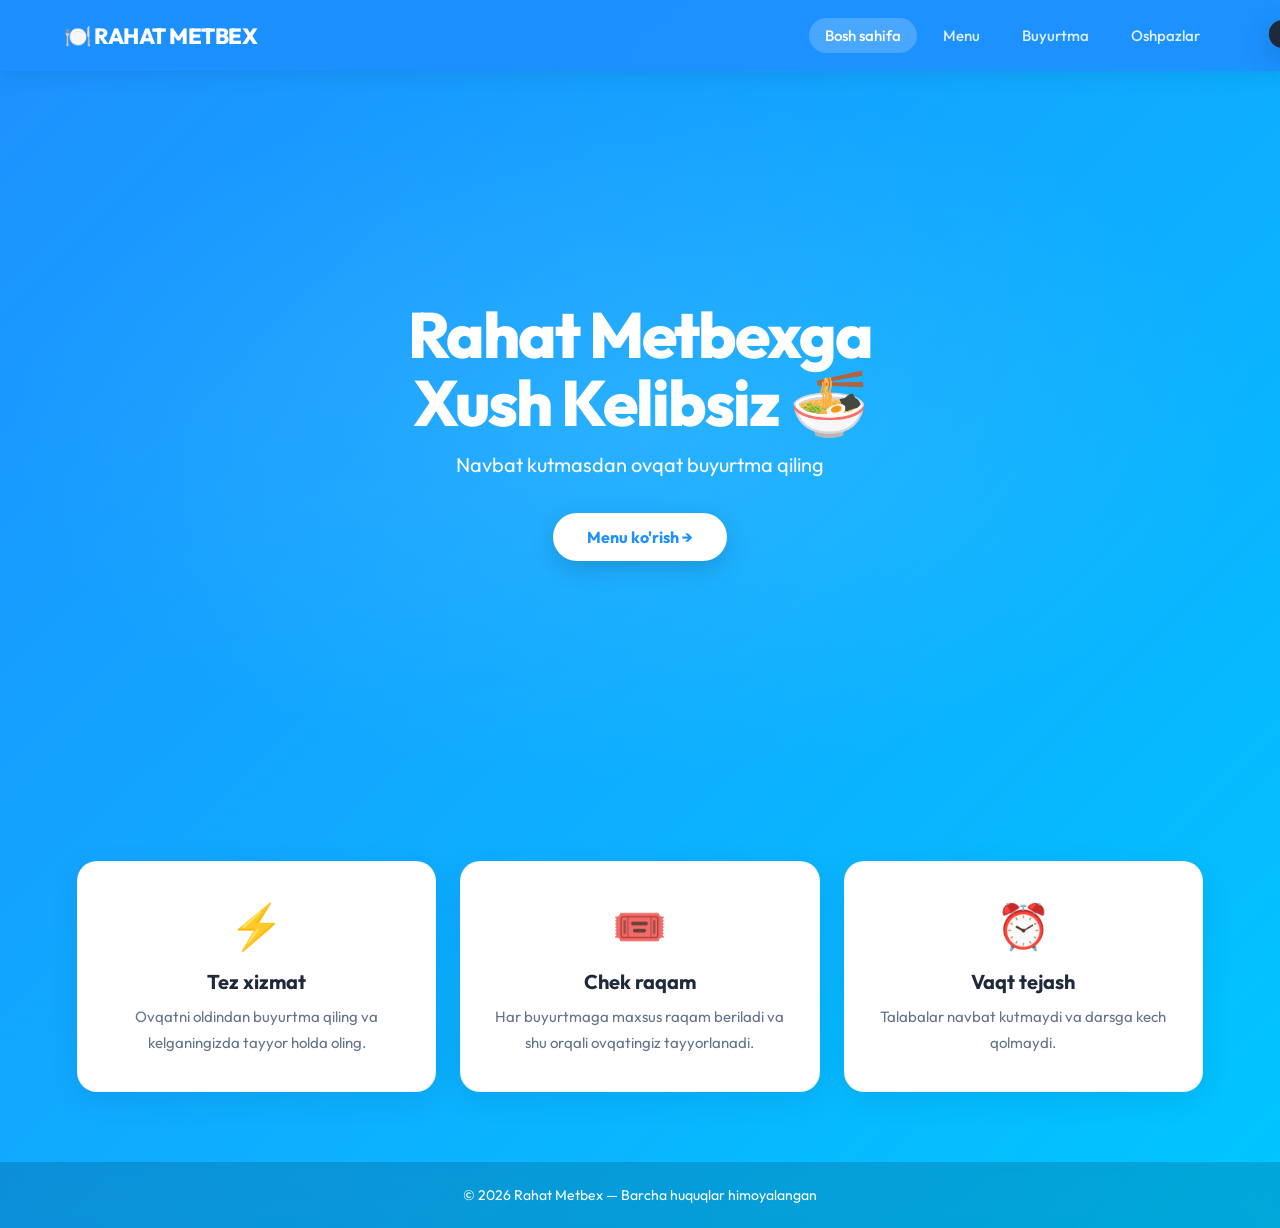
<file: index.html>
<!DOCTYPE html>
<html lang="uz">
<head>
<meta charset="UTF-8">
<meta name="viewport" content="width=device-width, initial-scale=1.0">
<title>Rahat Metbex</title>
<link rel="stylesheet" href="rahat.css">
</head>
<body class="home">

<div class="toast" id="toast"></div>

<header class="navbar">
  <div class="logo">🍽️ RAHAT METBEX</div>
  <div class="hamburger" onclick="toggleMenu()"><div></div><div></div><div></div></div>
  <nav>
    <a href="index.html" class="active">Bosh sahifa</a>
    <a href="menu.html">Menu</a>
    <a href="buyurtmalar.html">Buyurtma</a>
    <a href="login.html">Oshpazlar</a>
  </nav>
  <nav class="mobile">
    <a href="index.html" class="active">Bosh sahifa</a>
    <a href="menu.html">Menu</a>
    <a href="buyurtmalar.html">Buyurtma</a>
    <a href="login.html">Oshpazlar</a>
  </nav>
</header>

<section class="hero">
  <h1>Rahat Metbexga<br>Xush Kelibsiz 🍜</h1>
  <p>Navbat kutmasdan ovqat buyurtma qiling</p>
  <a href="menu.html" class="btn">Menu ko'rish →</a>
</section>

<section class="features">
  <div class="feature"><div class="feature-icon">⚡</div><h2>Tez xizmat</h2><p>Ovqatni oldindan buyurtma qiling va kelganingizda tayyor holda oling.</p></div>
  <div class="feature"><div class="feature-icon">🎟️</div><h2>Chek raqam</h2><p>Har buyurtmaga maxsus raqam beriladi va shu orqali ovqatingiz tayyorlanadi.</p></div>
  <div class="feature"><div class="feature-icon">⏰</div><h2>Vaqt tejash</h2><p>Talabalar navbat kutmaydi va darsga kech qolmaydi.</p></div>
</section>

<footer><p>© 2026 Rahat Metbex — Barcha huquqlar himoyalangan</p></footer>

<script>
function toggleMenu(){document.querySelector('nav.mobile').classList.toggle('show');}
document.querySelectorAll("button").forEach(btn=>{btn.addEventListener("click",function(e){const r=document.createElement("span");r.className="ripple";const rect=this.getBoundingClientRect();r.style.left=(e.clientX-rect.left)+"px";r.style.top=(e.clientY-rect.top)+"px";this.appendChild(r);setTimeout(()=>r.remove(),600);});});
</script>
</body>
</html>
</file>
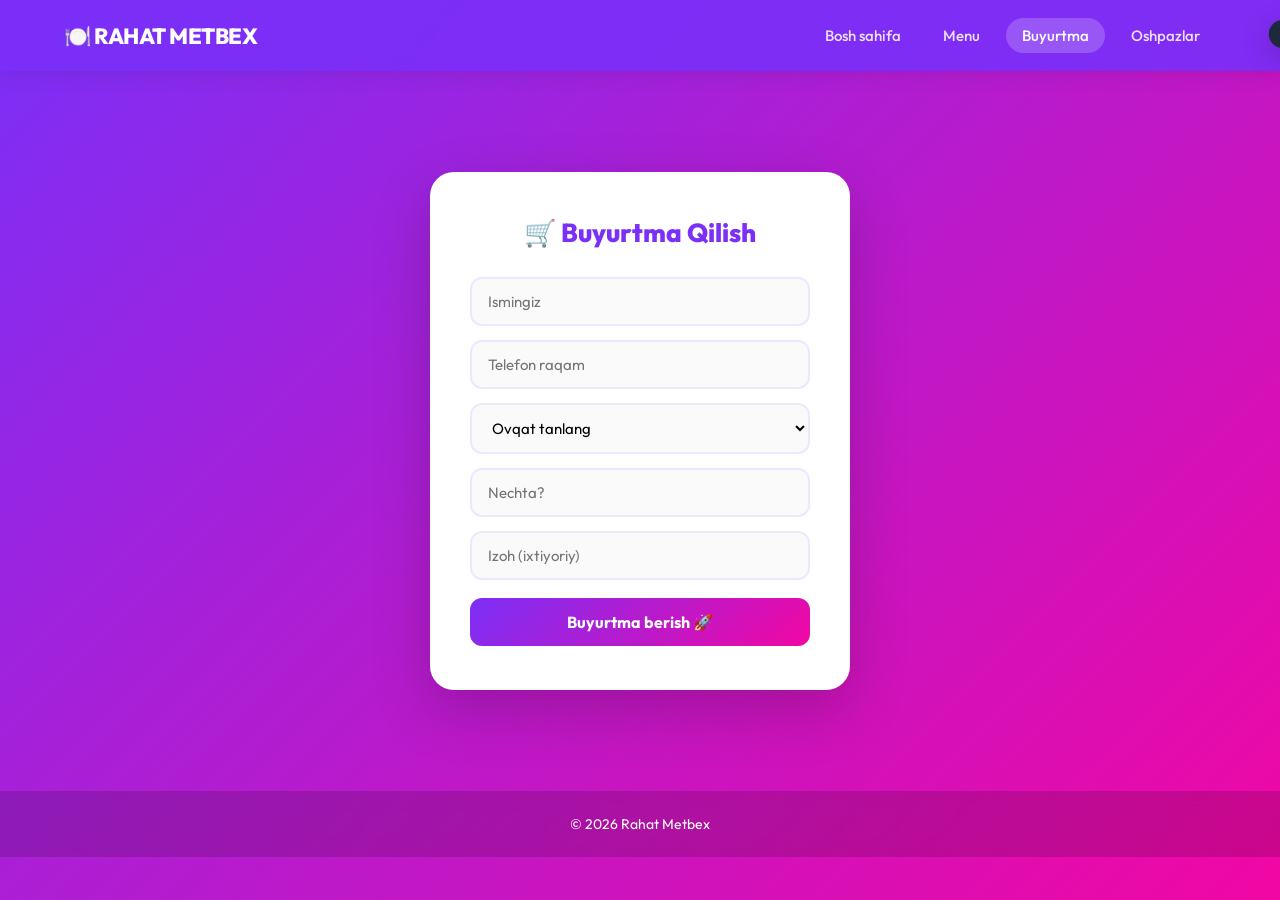
<file: buyurtmalar.html>
<!DOCTYPE html>
<html lang="uz">
<head>
<meta charset="UTF-8">
<meta name="viewport" content="width=device-width, initial-scale=1.0">
<title>Buyurtma - Rahat Metbex</title>
<link rel="stylesheet" href="rahat.css">
</head>
<body class="order">

<div class="toast" id="toast"></div>

<header class="navbar">
  <div class="logo">🍽️ RAHAT METBEX</div>
  <div class="hamburger" onclick="toggleMenu()"><div></div><div></div><div></div></div>
  <nav>
    <a href="index.html">Bosh sahifa</a>
    <a href="menu.html">Menu</a>
    <a href="buyurtmalar.html" class="active">Buyurtma</a>
    <a href="login.html">Oshpazlar</a>
  </nav>
  <nav class="mobile">
    <a href="index.html">Bosh sahifa</a>
    <a href="menu.html">Menu</a>
    <a href="buyurtmalar.html" class="active">Buyurtma</a>
    <a href="login.html">Oshpazlar</a>
  </nav>
</header>

<section class="order-page">
  <div class="order-box" id="orderBox">
    <h1>🛒 Buyurtma Qilish</h1>
    <form id="orderForm">
      <input type="text" id="ismInput" placeholder="Ismingiz" required>
      <input type="tel" id="telInput" placeholder="Telefon raqam" required>
      <select id="ovqatInput" required>
        <option value="">Ovqat tanlang</option>
        <option value="Osh 🍚">Osh 🍚 — 30 000 so'm</option>
        <option value="Salat 🥗">Salat 🥗 — 25 000 so'm</option>
        <option value="Lagman 🍜">Lagman 🍜 — 28 000 so'm</option>
        <option value="Belyashi 🥟">Belyashi 🥟 — 18 000 so'm</option>
        <option value="Burger 🍔">Burger 🍔 — 22 000 so'm</option>
        <option value="Shashlik 🍖">Shashlik 🍖 — 35 000 so'm</option>
        <option value="Shawarma 🥙">Shawarma 🥙 — 20 000 so'm</option>
        <option value="Pizza 🍕">Pizza 🍕 — 32 000 so'm</option>
      </select>
      <input type="number" id="soniInput" placeholder="Nechta?" min="1" max="20" required>
      <input type="text" id="izohInput" placeholder="Izoh (ixtiyoriy)">
      <button type="submit" id="submitBtn">Buyurtma berish 🚀</button>
    </form>

    <div class="order-ticket" id="ticketBox">
      <p class="ticket-label">Sizning buyurtma raqamingiz</p>
      <div class="ticket-num" id="ticketNum">#0</div>
      <p class="ticket-info" id="ticketInfo"></p>
      <p style="color:#94a3b8;font-size:13px;margin-top:16px;">Raqamingiz chaqirilgunicha kuting 🎉</p>
      <button onclick="newOrder()" style="margin-top:20px;background:linear-gradient(135deg,#7b2ff7,#f107a3);color:white;border:none;padding:12px 28px;border-radius:12px;font-size:15px;font-weight:600;cursor:pointer;">Yangi buyurtma</button>
    </div>
  </div>
</section>

<footer><p>© 2026 Rahat Metbex</p></footer>

<script>
function toggleMenu(){document.querySelector('nav.mobile').classList.toggle('show');}

function showToast(msg,type='info'){
  const t=document.getElementById('toast');
  t.textContent=msg;t.className=`toast ${type} show`;
  setTimeout(()=>t.classList.remove('show'),3500);
}

const params=new URLSearchParams(location.search);
const preOvqat=params.get('ovqat');
if(preOvqat){
  const sel=document.getElementById('ovqatInput');
  for(let o of sel.options){if(o.value.startsWith(preOvqat)){o.selected=true;break;}}
}

async function sendTelegram(text){
  const botToken="8751671033:AAHUc1T10uutYi9grFuYIwDMlD9VLdzyERY";
  const chatId="5899654745";
  try{
    await fetch(`https://api.telegram.org/bot${botToken}/sendMessage`,{
      method:"POST",
      headers:{"Content-Type":"application/json"},
      body:JSON.stringify({chat_id:chatId,text:text,parse_mode:"HTML"})
    });
  }catch(e){}
}

document.getElementById('orderForm').addEventListener('submit',async function(e){
  e.preventDefault();
  const btn=document.getElementById('submitBtn');
  btn.textContent='Yuborilmoqda...';btn.disabled=true;

  const ism=document.getElementById('ismInput').value.trim();
  const telefon=document.getElementById('telInput').value.trim();
  const ovqat=document.getElementById('ovqatInput').value;
  const soni=document.getElementById('soniInput').value;
  const izoh=document.getElementById('izohInput').value.trim();

  if(!ism||!telefon||!ovqat||!soni){
    showToast('Barcha maydonlarni to\'ldiring!','error');
    btn.textContent='Buyurtma berish 🚀';btn.disabled=false;return;
  }

  const id=Math.floor(Math.random()*900)+100;
  const vaqt=new Date().toLocaleTimeString('uz-UZ',{hour:'2-digit',minute:'2-digit'});

  let buyurtmalar=JSON.parse(localStorage.getItem("buyurtmalar"))||[];
  buyurtmalar.push({id,ism,telefon,ovqat,soni,izoh,vaqt});
  localStorage.setItem("buyurtmalar",JSON.stringify(buyurtmalar));

  const msg=`🍽️ <b>Yangi buyurtma #${id}</b>\n\n👤 Ism: ${ism}\n📞 Telefon: ${telefon}\n🍴 Ovqat: ${ovqat}\n🔢 Soni: ${soni} ta\n💬 Izoh: ${izoh||"Yo'q"}\n🕐 Vaqt: ${vaqt}`;
  await sendTelegram(msg);

  document.getElementById('ticketNum').textContent='#'+id;
  document.getElementById('ticketInfo').textContent=`${ovqat} × ${soni} ta — ${ism}`;
  document.getElementById('orderForm').style.display='none';
  document.getElementById('ticketBox').style.display='block';
  document.querySelector('.order-box h1').style.display='none';
  showToast('✅ Buyurtmangiz qabul qilindi!','success');

  btn.textContent='Buyurtma berish 🚀';btn.disabled=false;
});

function newOrder(){
  document.getElementById('orderForm').style.display='flex';
  document.getElementById('ticketBox').style.display='none';
  document.querySelector('.order-box h1').style.display='block';
  document.getElementById('orderForm').reset();
}

document.querySelectorAll("button").forEach(btn=>{
  btn.addEventListener("click",function(e){
    const r=document.createElement("span");r.className="ripple";
    const rect=this.getBoundingClientRect();
    r.style.left=(e.clientX-rect.left)+"px";r.style.top=(e.clientY-rect.top)+"px";
    this.appendChild(r);setTimeout(()=>r.remove(),600);
  });
});
</script>
</body>
</html>
</file>
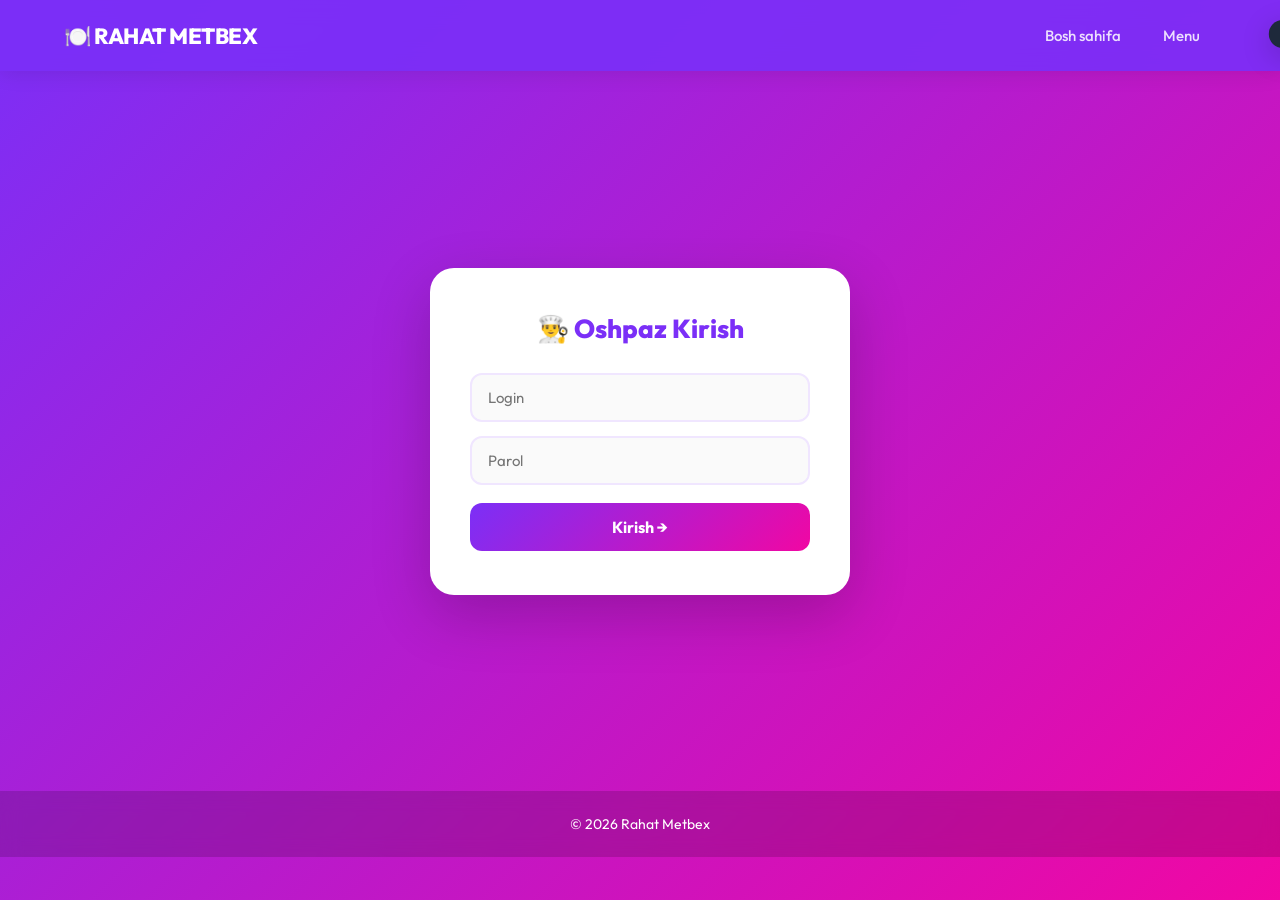
<file: login.html>
<!DOCTYPE html>
<html lang="uz">
<head>
<meta charset="UTF-8">
<meta name="viewport" content="width=device-width, initial-scale=1.0">
<title>Oshpaz Kirish - Rahat Metbex</title>
<link rel="stylesheet" href="rahat.css">
</head>
<body class="order">

<div class="toast" id="toast"></div>

<header class="navbar">
  <div class="logo">🍽️ RAHAT METBEX</div>
  <nav>
    <a href="index.html">Bosh sahifa</a>
    <a href="menu.html">Menu</a>
  </nav>
</header>

<section class="order-page">
  <div class="order-box login">
    <h1>👨‍🍳 Oshpaz Kirish</h1>
    <form id="loginForm">
      <input type="text" id="username" placeholder="Login" required>
      <input type="password" id="password" placeholder="Parol" required>
      <button type="submit">Kirish →</button>
    </form>
  </div>
</section>

<footer><p>© 2026 Rahat Metbex</p></footer>

<script>
function showToast(msg,type='info'){
  const t=document.getElementById('toast');
  t.textContent=msg;t.className=`toast ${type} show`;
  setTimeout(()=>t.classList.remove('show'),3000);
}

const oshpazlar=[
  {username:"Ozod",password:"123o"},
  {username:"Bektosh",password:"123b"},
  {username:"Aziz",password:"123a"}
];

document.getElementById('loginForm').addEventListener('submit',function(e){
  e.preventDefault();
  const u=document.getElementById('username').value.trim();
  const p=document.getElementById('password').value.trim();
  const found=oshpazlar.find(o=>o.username===u&&o.password===p);
  if(found){
    localStorage.setItem("loggedIn","true");
    localStorage.setItem("oshpazNomi",u);
    showToast(`Xush kelibsiz, ${u}! 👋`,'success');
    setTimeout(()=>window.location.href="oshpaz.html",1000);
  }else{
    showToast('Login yoki parol xato! ❌','error');
    document.getElementById('password').value='';
  }
});

document.querySelectorAll("button").forEach(btn=>{
  btn.addEventListener("click",function(e){
    const r=document.createElement("span");r.className="ripple";
    const rect=this.getBoundingClientRect();
    r.style.left=(e.clientX-rect.left)+"px";r.style.top=(e.clientY-rect.top)+"px";
    this.appendChild(r);setTimeout(()=>r.remove(),600);
  });
});
</script>
</body>
</html>
</file>
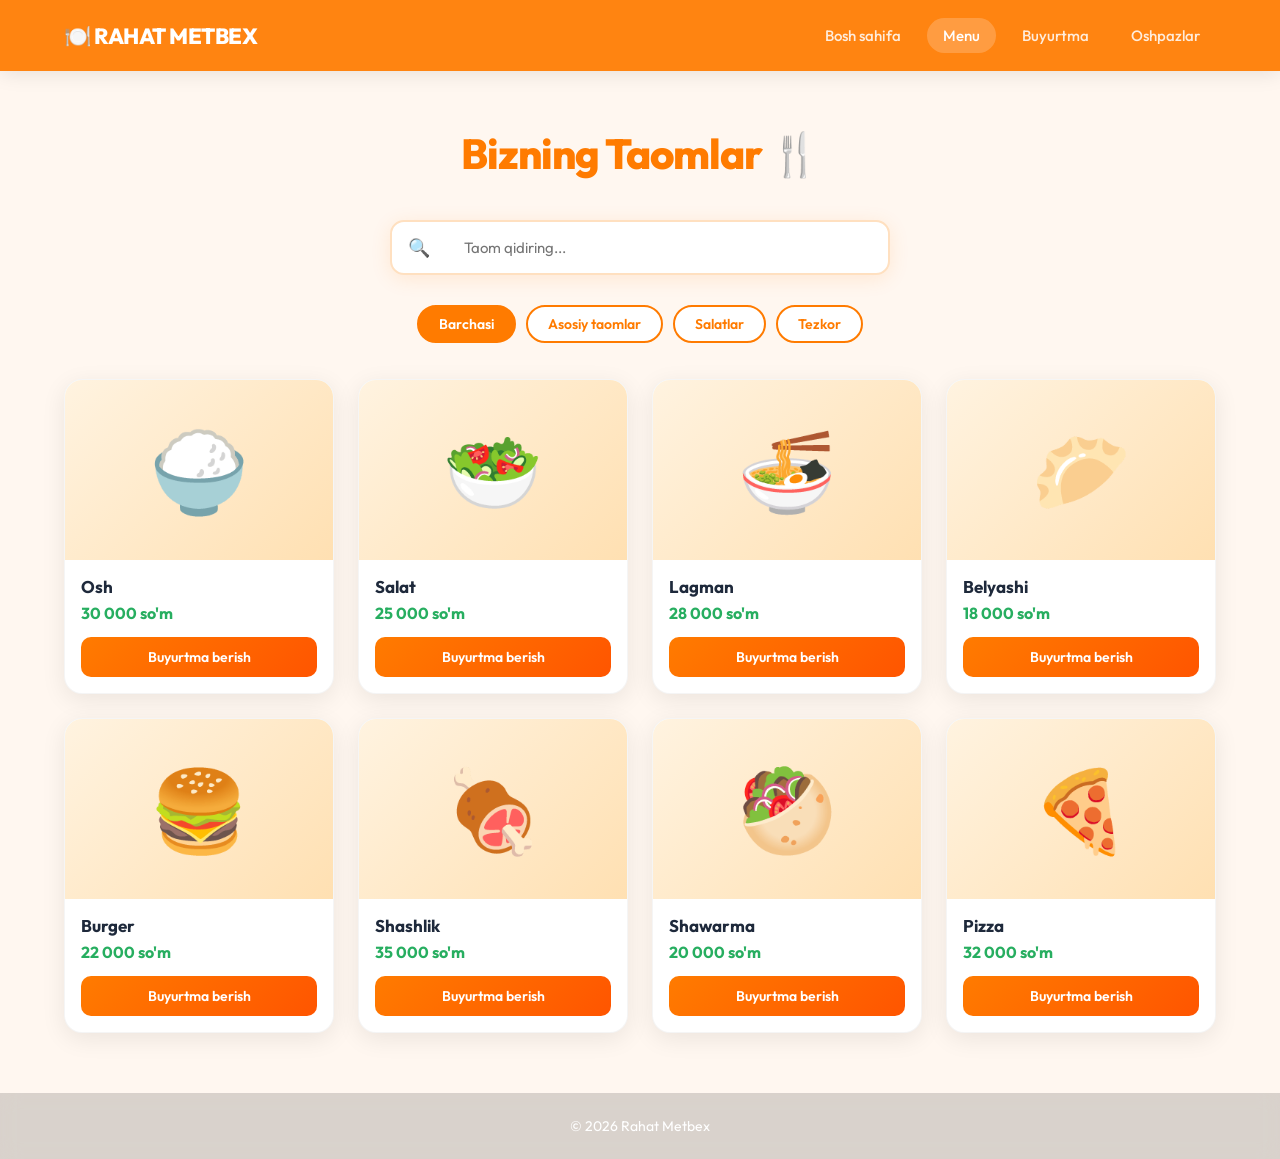
<file: menu.html>
<!DOCTYPE html>
<html lang="uz">
<head>
<meta charset="UTF-8">
<meta name="viewport" content="width=device-width, initial-scale=1.0">
<title>Menu - Rahat Metbex</title>
<link rel="stylesheet" href="rahat.css">
</head>
<body class="menu-page">

<header class="navbar">
  <div class="logo">🍽️ RAHAT METBEX</div>
  <div class="hamburger" onclick="toggleMenu()"><div></div><div></div><div></div></div>
  <nav>
    <a href="index.html">Bosh sahifa</a>
    <a href="menu.html" class="active">Menu</a>
    <a href="buyurtmalar.html">Buyurtma</a>
    <a href="login.html">Oshpazlar</a>
  </nav>
  <nav class="mobile">
    <a href="index.html">Bosh sahifa</a>
    <a href="menu.html" class="active">Menu</a>
    <a href="buyurtmalar.html">Buyurtma</a>
    <a href="login.html">Oshpazlar</a>
  </nav>
</header>

<h1 class="menu-title">Bizning Taomlar 🍴</h1>

<div class="search-bar" style="display:flex;width:90%;max-width:500px;margin:0 auto 30px;">
  <span>🔍</span>
  <input type="text" id="searchInput" placeholder="Taom qidiring...">
</div>

<div class="category-tabs">
  <button class="tab active" onclick="filterCategory('all',this)">Barchasi</button>
  <button class="tab" onclick="filterCategory('asosiy',this)">Asosiy taomlar</button>
  <button class="tab" onclick="filterCategory('salat',this)">Salatlar</button>
  <button class="tab" onclick="filterCategory('tezkor',this)">Tezkor</button>
</div>

<section class="foods" id="foodsGrid">
  <div class="food" data-cat="asosiy">
    <div class="food-emoji">🍚</div>
    <div class="food-body">
      <h3>Osh</h3>
      <p>30 000 so'm</p>
      <a href="buyurtmalar.html?ovqat=Osh" class="order-btn">Buyurtma berish</a>
    </div>
  </div>
  <div class="food" data-cat="salat">
    <div class="food-emoji">🥗</div>
    <div class="food-body">
      <h3>Salat</h3>
      <p>25 000 so'm</p>
      <a href="buyurtmalar.html?ovqat=Salat" class="order-btn">Buyurtma berish</a>
    </div>
  </div>
  <div class="food" data-cat="asosiy">
    <div class="food-emoji">🍜</div>
    <div class="food-body">
      <h3>Lagman</h3>
      <p>28 000 so'm</p>
      <a href="buyurtmalar.html?ovqat=Lagman" class="order-btn">Buyurtma berish</a>
    </div>
  </div>
  <div class="food" data-cat="tezkor">
    <div class="food-emoji">🥟</div>
    <div class="food-body">
      <h3>Belyashi</h3>
      <p>18 000 so'm</p>
      <a href="buyurtmalar.html?ovqat=Belyashi" class="order-btn">Buyurtma berish</a>
    </div>
  </div>
  <div class="food" data-cat="tezkor">
    <div class="food-emoji">🍔</div>
    <div class="food-body">
      <h3>Burger</h3>
      <p>22 000 so'm</p>
      <a href="buyurtmalar.html?ovqat=Burger" class="order-btn">Buyurtma berish</a>
    </div>
  </div>
  <div class="food" data-cat="asosiy">
    <div class="food-emoji">🍖</div>
    <div class="food-body">
      <h3>Shashlik</h3>
      <p>35 000 so'm</p>
      <a href="buyurtmalar.html?ovqat=Shashlik" class="order-btn">Buyurtma berish</a>
    </div>
  </div>
  <div class="food" data-cat="salat">
    <div class="food-emoji">🥙</div>
    <div class="food-body">
      <h3>Shawarma</h3>
      <p>20 000 so'm</p>
      <a href="buyurtmalar.html?ovqat=Shawarma" class="order-btn">Buyurtma berish</a>
    </div>
  </div>
  <div class="food" data-cat="tezkor">
    <div class="food-emoji">🍕</div>
    <div class="food-body">
      <h3>Pizza</h3>
      <p>32 000 so'm</p>
      <a href="buyurtmalar.html?ovqat=Pizza" class="order-btn">Buyurtma berish</a>
    </div>
  </div>
</section>

<footer><p>© 2026 Rahat Metbex</p></footer>

<script>
function toggleMenu(){document.querySelector('nav.mobile').classList.toggle('show');}

function filterCategory(cat,btn){
  document.querySelectorAll('.tab').forEach(t=>t.classList.remove('active'));
  btn.classList.add('active');
  document.querySelectorAll('.food').forEach(f=>{
    f.style.display=(cat==='all'||f.dataset.cat===cat)?'':'none';
  });
}

document.getElementById('searchInput').addEventListener('input',function(){
  const q=this.value.toLowerCase();
  document.querySelectorAll('.food').forEach(f=>{
    const name=f.querySelector('h3').textContent.toLowerCase();
    f.style.display=name.includes(q)?'':'none';
  });
});

const params=new URLSearchParams(location.search);
if(params.get('from')==='order'){
  setTimeout(()=>{
    const t=document.getElementById('toast');
    if(t){t.textContent='✅ Buyurtmangiz qabul qilindi!';t.className='toast success show';setTimeout(()=>t.classList.remove('show'),3500);}
  },300);
}
</script>
</body>
</html>
</file>
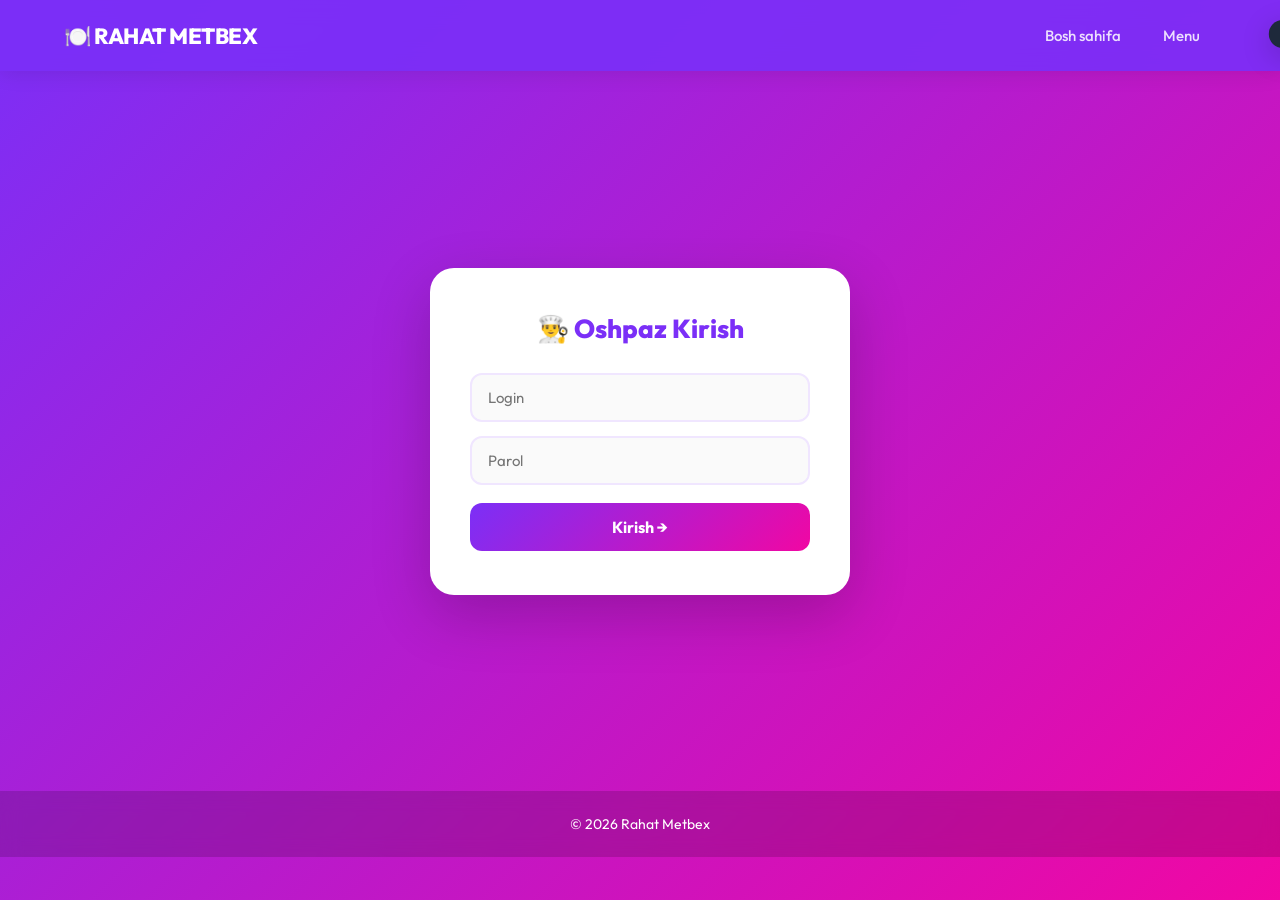
<file: oshpaz.html>
<!DOCTYPE html>
<html lang="uz">
<head>
<meta charset="UTF-8">
<meta name="viewport" content="width=device-width, initial-scale=1.0">
<title>Oshxona Paneli - Rahat Metbex</title>
<link rel="stylesheet" href="rahat.css">
</head>
<body class="kitchen">

<div class="toast" id="toast"></div>

<header class="navbar">
  <div class="logo">👨‍🍳 OSHXONA PANEL</div>
  <nav>
    <a href="index.html">Sayt</a>
    <a href="oshpaz.html" class="active">Buyurtmalar</a>
    <a href="#" onclick="logout()">Chiqish</a>
  </nav>
</header>

<div class="kitchen-header">
  <h1>Kelgan Buyurtmalar</h1>
  <p id="oshpazSalom">Salom, oshpaz!</p>
</div>

<div class="kitchen-stats">
  <div class="kstat"><strong id="totalCount">0</strong><span>Jami</span></div>
  <div class="kstat"><strong id="waitCount">0</strong><span>Kutmoqda</span></div>
</div>

<div style="text-align:center;margin:10px 0;">
  <button class="refresh-btn" onclick="loadOrders()">🔄 Yangilash</button>
</div>

<section class="orders" id="ordersContainer"></section>

<footer><p>© 2026 Rahat Metbex</p></footer>

<script>
document.addEventListener("DOMContentLoaded",function(){
  if(localStorage.getItem("loggedIn")!=="true"){
    alert("Siz kirish qilmagansiz!");
    window.location.href="login.html";return;
  }
  const nom=localStorage.getItem("oshpazNomi")||"Oshpaz";
  document.getElementById("oshpazSalom").textContent=`Salom, ${nom}! 👋`;
  loadOrders();
  setInterval(loadOrders,15000);
});

function showToast(msg,type='info'){
  const t=document.getElementById('toast');
  t.textContent=msg;t.className=`toast ${type} show`;
  setTimeout(()=>t.classList.remove('show'),3000);
}

function loadOrders(){
  const container=document.getElementById("ordersContainer");
  const buyurtmalar=JSON.parse(localStorage.getItem("buyurtmalar"))||[];

  document.getElementById("totalCount").textContent=buyurtmalar.length;
  document.getElementById("waitCount").textContent=buyurtmalar.length;

  if(buyurtmalar.length===0){
    container.innerHTML=`<div class="empty-msg"><div class="empty-icon">🍽️</div><p>Hozircha buyurtmalar yo'q</p></div>`;
    return;
  }

  container.innerHTML="";
  buyurtmalar.forEach(b=>{
    const div=document.createElement("div");
    div.className="order-card";
    div.innerHTML=`
      <div class="card-header">
        <h3>📋 Buyurtma</h3>
        <span class="order-num">#${b.id}</span>
      </div>
      <p>🍴 <strong>${b.ovqat}</strong></p>
      <p>🔢 Soni: <strong>${b.soni} ta</strong></p>
      <p>👤 Mijoz: <strong>${b.ism}</strong></p>
      <p>📞 Tel: <strong>${b.telefon}</strong></p>
      ${b.izoh?`<p>💬 Izoh: <strong>${b.izoh}</strong></p>`:''}
      <p class="order-time">🕐 ${b.vaqt||'--:--'}</p>
      <button class="done" onclick="doneOrder(${b.id})">✅ Tayyor</button>
    `;
    container.appendChild(div);
  });

  document.querySelectorAll("button").forEach(btn=>{
    btn.addEventListener("click",function(e){
      const r=document.createElement("span");r.className="ripple";
      const rect=this.getBoundingClientRect();
      r.style.left=(e.clientX-rect.left)+"px";r.style.top=(e.clientY-rect.top)+"px";
      this.appendChild(r);setTimeout(()=>r.remove(),600);
    });
  });
}

function doneOrder(id){
  let buyurtmalar=JSON.parse(localStorage.getItem("buyurtmalar"))||[];
  buyurtmalar=buyurtmalar.filter(b=>b.id!==id);
  localStorage.setItem("buyurtmalar",JSON.stringify(buyurtmalar));
  showToast(`#${id} buyurtma tayyor ✅`,'success');
  loadOrders();
}

function logout(){
  localStorage.removeItem("loggedIn");
  localStorage.removeItem("oshpazNomi");
  window.location.href="login.html";
}
</script>
</body>
</html>
</file>
<file: rahat.css>
@import url('https://fonts.googleapis.com/css2?family=Outfit:wght@300;400;500;600;700;800&display=swap');

*{margin:0;padding:0;box-sizing:border-box;}
html{scroll-behavior:smooth;}
body{font-family:'Outfit',sans-serif;min-height:100vh;overflow-x:hidden;}

/* NAVBAR */
.navbar{
  display:flex;justify-content:space-between;align-items:center;
  padding:18px 5%;position:sticky;top:0;z-index:100;
  backdrop-filter:blur(12px);box-shadow:0 2px 20px rgba(0,0,0,0.1);
}
.home .navbar{background:rgba(30,144,255,0.92);}
.menu-page .navbar{background:rgba(255,123,0,0.93);}
.order .navbar{background:rgba(123,47,247,0.93);}
.kitchen .navbar{background:rgba(30,50,80,0.95);}

.logo{font-size:22px;font-weight:800;color:white;letter-spacing:-0.5px;}

nav{display:flex;gap:10px;}
nav a{
  color:rgba(255,255,255,0.85);text-decoration:none;
  font-size:15px;font-weight:500;padding:8px 16px;
  border-radius:50px;transition:0.3s;
}
nav a:hover,nav a.active{background:rgba(255,255,255,0.2);color:white;}

.hamburger{display:none;flex-direction:column;cursor:pointer;gap:5px;padding:4px;}
.hamburger div{width:24px;height:2px;background:white;border-radius:2px;transition:0.3s;}

nav.mobile{
  display:none;flex-direction:column;
  position:absolute;top:70px;left:0;width:100%;
  padding:12px 0;z-index:99;
}
.home nav.mobile{background:rgba(30,144,255,0.97);}
.menu-page nav.mobile{background:rgba(255,123,0,0.97);}
.order nav.mobile{background:rgba(123,47,247,0.97);}
.kitchen nav.mobile{background:rgba(30,50,80,0.99);}

nav.mobile a{margin:4px 20px;text-align:center;padding:12px;border-radius:12px;}
nav.mobile.show{display:flex;}

/* TOAST */
.toast{
  position:fixed;top:20px;right:20px;z-index:9999;
  background:#1e293b;color:white;padding:14px 22px;
  border-radius:14px;font-size:15px;font-weight:500;
  box-shadow:0 8px 30px rgba(0,0,0,0.2);
  transform:translateX(120%);transition:transform 0.4s;
  display:flex;align-items:center;gap:10px;max-width:320px;
}
.toast.show{transform:translateX(0);}
.toast.success{border-left:4px solid #10b981;}
.toast.error{border-left:4px solid #ef4444;}
.toast.info{border-left:4px solid #3b82f6;}

/* HOME */
body.home{background:linear-gradient(135deg,#1e90ff 0%,#00c6ff 100%);}

.hero{
  min-height:80vh;display:flex;flex-direction:column;
  justify-content:center;align-items:center;
  text-align:center;color:white;padding:60px 20px;
  position:relative;overflow:hidden;
}
.hero::before{
  content:'';position:absolute;inset:0;
  background:radial-gradient(ellipse at center,rgba(255,255,255,0.1) 0%,transparent 70%);
}
.hero h1{
  font-size:64px;font-weight:800;margin-bottom:16px;
  letter-spacing:-2px;line-height:1.05;
  animation:fadeUp 0.8s ease;
}
.hero p{
  font-size:20px;opacity:0.9;margin-bottom:36px;
  animation:fadeUp 0.8s ease 0.1s both;
}
.hero .btn{animation:fadeUp 0.8s ease 0.2s both;}
@keyframes fadeUp{from{opacity:0;transform:translateY(30px);}to{opacity:1;transform:translateY(0);}}

.btn{
  display:inline-block;background:white;color:#1e90ff;
  padding:14px 34px;border-radius:50px;text-decoration:none;
  font-weight:700;font-size:16px;transition:0.3s;
  box-shadow:0 8px 24px rgba(0,0,0,0.15);
}
.btn:hover{transform:translateY(-4px);box-shadow:0 14px 32px rgba(0,0,0,0.2);}

.features{
  display:grid;grid-template-columns:repeat(auto-fit,minmax(260px,1fr));
  gap:24px;width:88%;margin:0 auto;padding:70px 0;
}
.feature{
  background:white;padding:36px 28px;border-radius:20px;
  text-align:center;box-shadow:0 8px 30px rgba(0,0,0,0.08);
  transition:0.3s;border:1px solid rgba(0,0,0,0.04);
}
.feature:hover{transform:translateY(-8px);box-shadow:0 20px 50px rgba(0,0,0,0.12);}
.feature-icon{font-size:44px;margin-bottom:16px;}
.feature h2{font-size:20px;font-weight:700;margin-bottom:10px;color:#1e293b;}
.feature p{font-size:15px;color:#64748b;line-height:1.7;}

/* MENU PAGE */
body.menu-page{background:#fff7f0;}

.menu-title{
  text-align:center;font-size:42px;font-weight:800;
  margin:56px 0 40px;color:#ff7b00;letter-spacing:-1px;padding:0 15px;
}

.search-bar{
  width:90%;max-width:500px;margin:0 auto 40px;
  display:flex;align-items:center;gap:0;
  background:white;border-radius:14px;
  box-shadow:0 4px 20px rgba(255,123,0,0.12);overflow:hidden;
  border:2px solid #ffe0c0;
}
.search-bar input{
  flex:1;padding:14px 18px;border:none;outline:none;
  font-size:15px;font-family:inherit;background:transparent;
}
.search-bar span{padding:14px 16px;font-size:18px;color:#ff7b00;}

.category-tabs{
  display:flex;gap:10px;justify-content:center;
  flex-wrap:wrap;margin-bottom:36px;padding:0 5%;
}
.tab{
  padding:8px 20px;border-radius:50px;border:2px solid #ff7b00;
  color:#ff7b00;font-weight:600;font-size:14px;cursor:pointer;
  transition:0.3s;background:white;font-family:inherit;
}
.tab.active,.tab:hover{background:#ff7b00;color:white;}

.foods{
  width:90%;margin:0 auto;
  display:grid;grid-template-columns:repeat(auto-fit,minmax(220px,1fr));
  gap:24px;padding-bottom:60px;
}
.food{
  background:white;border-radius:18px;overflow:hidden;
  box-shadow:0 6px 24px rgba(0,0,0,0.08);transition:0.4s;
  border:1px solid rgba(0,0,0,0.04);
}
.food:hover{transform:translateY(-8px);box-shadow:0 20px 40px rgba(255,123,0,0.15);}
.food img{width:100%;height:180px;object-fit:cover;transition:0.4s;}
.food:hover img{transform:scale(1.06);}
.food-body{padding:16px;}
.food h3{font-size:17px;font-weight:700;color:#1e293b;margin-bottom:6px;}
.food p{color:#27ae60;font-weight:700;font-size:16px;margin-bottom:14px;}
.food-emoji{width:100%;height:180px;display:flex;align-items:center;justify-content:center;font-size:80px;background:linear-gradient(135deg,#fff3e0,#ffe0b2);}

.order-btn{
  display:block;background:linear-gradient(135deg,#ff7b00,#ff5500);
  color:white;padding:11px;border-radius:10px;
  text-decoration:none;font-weight:600;font-size:14px;
  text-align:center;transition:0.3s;
}
.order-btn:hover{transform:translateY(-2px);box-shadow:0 6px 16px rgba(255,123,0,0.35);}

/* ORDER PAGE */
body.order{background:linear-gradient(135deg,#7b2ff7 0%,#f107a3 100%);min-height:100vh;}

.order-page{
  display:flex;justify-content:center;align-items:center;
  min-height:80vh;padding:40px 15px;
}
.order-box{
  background:white;padding:44px 40px;border-radius:24px;
  width:420px;max-width:100%;
  box-shadow:0 20px 60px rgba(0,0,0,0.2);
  animation:fadeUp 0.6s ease;
}
.order-box h1{
  margin-bottom:28px;font-size:26px;font-weight:800;
  color:#7b2ff7;text-align:center;
}
.order-box form{display:flex;flex-direction:column;gap:14px;}
.order-box input,.order-box select{
  padding:13px 16px;border-radius:12px;
  border:2px solid #f0e6ff;font-size:15px;
  font-family:inherit;outline:none;transition:0.3s;
  background:#fafafa;
}
.order-box input:focus,.order-box select:focus{border-color:#7b2ff7;background:white;}
.order-box button{
  background:linear-gradient(135deg,#7b2ff7,#f107a3);
  color:white;border:none;padding:14px;border-radius:12px;
  cursor:pointer;font-size:16px;font-weight:700;font-family:inherit;
  transition:0.3s;position:relative;overflow:hidden;margin-top:4px;
}
.order-box button:hover{transform:translateY(-3px);box-shadow:0 10px 24px rgba(123,47,247,0.35);}

.order-ticket{
  text-align:center;padding:24px;display:none;
}
.ticket-num{
  font-size:72px;font-weight:800;color:#7b2ff7;line-height:1;
  margin:16px 0;
}
.ticket-label{font-size:14px;color:#94a3b8;font-weight:500;}
.ticket-info{font-size:16px;color:#1e293b;margin-top:12px;font-weight:500;}

/* LOGIN */
body.order .order-box.login h1{color:#7b2ff7;}

/* KITCHEN */
body.kitchen{background:#f0f5ff;}

.kitchen-header{
  text-align:center;padding:50px 20px 20px;
}
.kitchen-header h1{font-size:38px;font-weight:800;color:#1e293b;margin-bottom:8px;}
.kitchen-header p{color:#64748b;font-size:15px;}

.kitchen-stats{
  display:flex;justify-content:center;gap:20px;
  padding:20px 5%;flex-wrap:wrap;
}
.kstat{
  background:white;padding:20px 32px;border-radius:16px;
  text-align:center;box-shadow:0 4px 16px rgba(0,0,0,0.07);min-width:120px;
}
.kstat strong{display:block;font-size:32px;font-weight:800;color:#2563eb;}
.kstat span{font-size:13px;color:#64748b;}

.orders{
  width:90%;margin:0 auto;
  display:grid;grid-template-columns:repeat(auto-fit,minmax(260px,1fr));
  gap:22px;padding:30px 0 60px;
}
.order-card{
  background:white;padding:24px;border-radius:18px;
  box-shadow:0 6px 24px rgba(0,0,0,0.08);
  transition:0.3s;border-left:4px solid #3b82f6;
  animation:fadeUp 0.5s ease;
}
.order-card:hover{transform:translateY(-4px);}
.order-card .card-header{display:flex;justify-content:space-between;align-items:center;margin-bottom:14px;}
.order-card h3{font-size:16px;font-weight:700;color:#1e293b;}
.order-num{font-size:20px;font-weight:800;color:#3b82f6;}
.order-card p{font-size:14px;color:#64748b;margin-bottom:6px;display:flex;align-items:center;gap:6px;}
.order-card p strong{color:#1e293b;}
.order-time{font-size:12px;color:#94a3b8;margin-top:8px!important;}

.done{
  margin-top:16px;width:100%;
  background:linear-gradient(135deg,#10b981,#059669);
  color:white;border:none;padding:12px;border-radius:10px;
  cursor:pointer;font-size:15px;font-weight:600;font-family:inherit;
  transition:0.3s;
}
.done:hover{transform:translateY(-2px);box-shadow:0 6px 16px rgba(16,185,129,0.35);}

.empty-msg{
  text-align:center;padding:60px 20px;color:#94a3b8;
  grid-column:1/-1;
}
.empty-msg .empty-icon{font-size:64px;margin-bottom:16px;}
.empty-msg p{font-size:18px;font-weight:500;}

.refresh-btn{
  display:block;margin:0 auto 20px;
  background:#3b82f6;color:white;border:none;
  padding:10px 24px;border-radius:50px;cursor:pointer;
  font-size:14px;font-weight:600;font-family:inherit;transition:0.3s;
}
.refresh-btn:hover{background:#2563eb;}

/* FOOTER */
footer{
  text-align:center;padding:24px;color:white;font-size:14px;
  background:rgba(0,0,0,0.15);backdrop-filter:blur(10px);
  margin-top:auto;
}

/* RIPPLE */
button{position:relative;overflow:hidden;}
.ripple{
  position:absolute;border-radius:50%;
  transform:scale(0);animation:rippleAnim 0.6s linear;
  background:rgba(255,255,255,0.35);
  width:80px;height:80px;margin-left:-40px;margin-top:-40px;pointer-events:none;
}
@keyframes rippleAnim{to{transform:scale(5);opacity:0;}}

/* RESPONSIVE */
@media(max-width:768px){
  .hamburger{display:flex;}
  nav:not(.mobile){display:none;}
  .hero h1{font-size:38px;}
  .hero p{font-size:17px;}
  .features{grid-template-columns:1fr;width:92%;padding:40px 0;}
  .foods{grid-template-columns:1fr 1fr;}
  .menu-title{font-size:30px;}
  .order-box{padding:28px 22px;}
  .orders{grid-template-columns:1fr;}
  .kitchen-stats{gap:12px;}
  .kstat{padding:16px 20px;min-width:100px;}
}
@media(max-width:480px){
  .hero h1{font-size:28px;}
  .foods{grid-template-columns:1fr;}
  .order-box{padding:24px 18px;}
  .menu-title{font-size:26px;}
}
</file>
